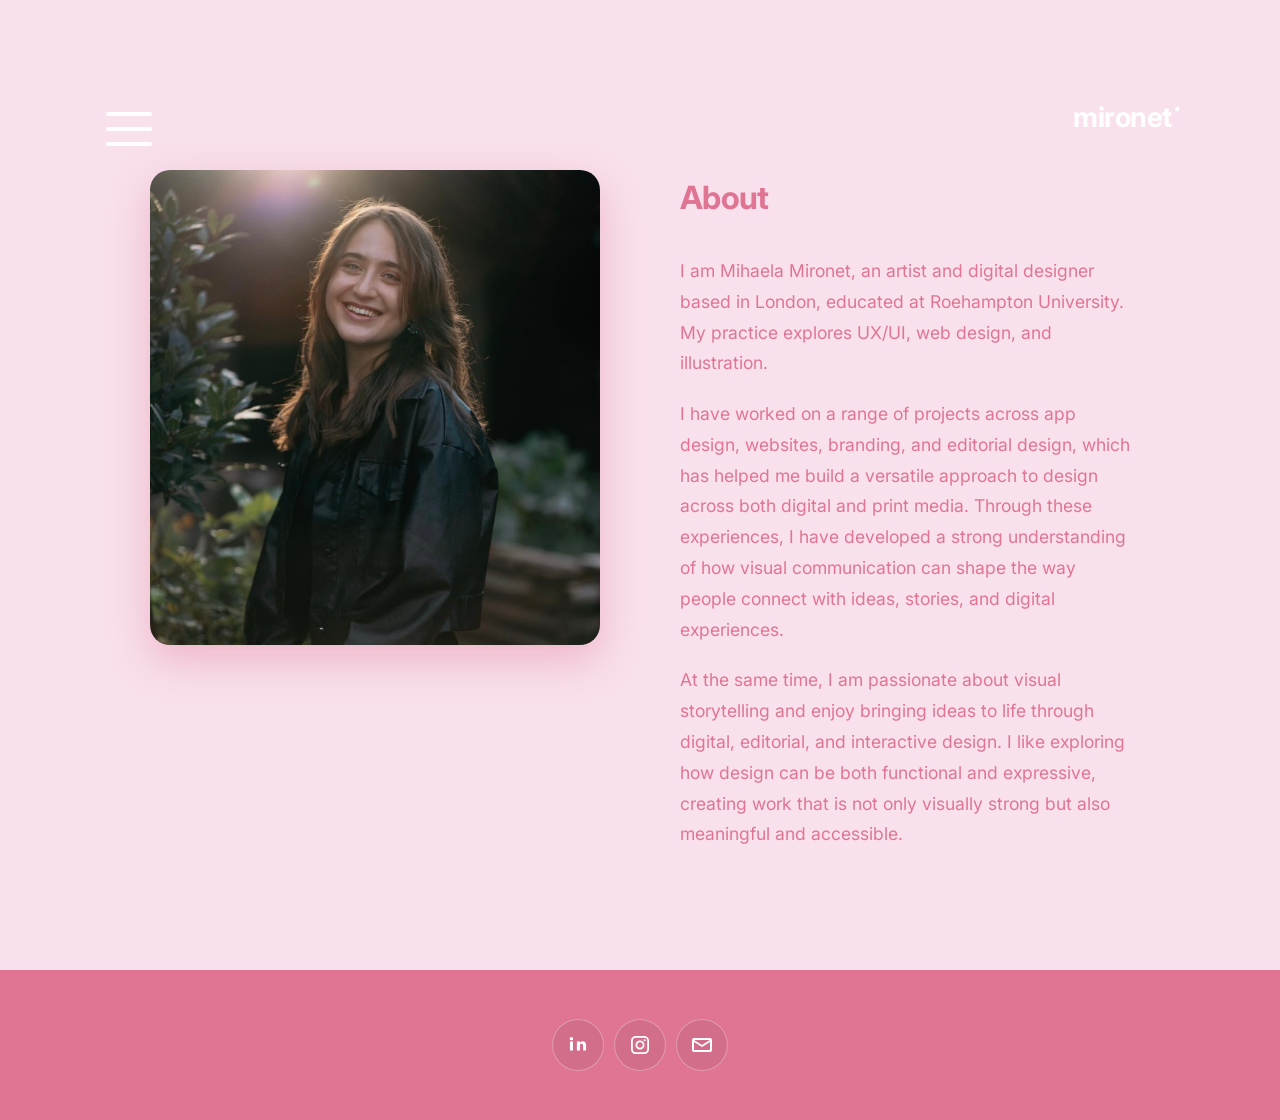
<file: about.html>
<!DOCTYPE html>
<html lang="en">
  <head>
    <meta charset="UTF-8" />
    <meta name="viewport" content="width=device-width, initial-scale=1.0, viewport-fit=cover" />
    <title>About Me | Mihaela Mironet</title>
    <meta name="description" content="Portfolio of Mihaela Mironet — graphic design, branding and visual storytelling." />
    <link rel="preconnect" href="https://fonts.googleapis.com" />
    <link rel="preconnect" href="https://fonts.gstatic.com" crossorigin />
    <link
      href="https://fonts.googleapis.com/css2?family=Inter:wght@300;400;500;600&display=swap"
      rel="stylesheet"
    />
    <link rel="stylesheet" href="styles.css" />
  </head>
  <body class="about-page">
    <button class="menu-toggle" id="menuToggle" aria-label="Toggle menu" aria-expanded="false">
      <span></span>
      <span></span>
      <span></span>
    </button>

    <a href="index.html" class="top-right-mironet">mironet<span class="dot">•</span></a>



    <div class="fullscreen-menu" id="fullscreenMenu" aria-hidden="true">
      <div class="menu-content">
        <a class="logo" href="index.html">MIHAELA MIRONET</a>
        <nav class="main-nav">
          <a class="nav-link" href="index.html">Home</a>
          <a class="nav-link" href="portfolio.html">My Work</a>
          <a class="nav-link" href="about.html">About Me</a>
          <a class="nav-link" href="contact.html">Contact</a>
        </nav>
        <div class="header-socials" id="headerSocials" aria-label="Social links"></div>
      </div>
    </div>

    <main class="page-main about-container">
      <div class="about-photo">
        <img src="Images/MePhoto.jpg" alt="Mihaela Mironet" />
      </div>
      <div class="about-text">
        <h1>About</h1>
        <p>I am Mihaela Mironet, an artist and digital designer based in London, educated at Roehampton University. My practice explores UX/UI, web design, and illustration.</p>
        <p>I have worked on a range of projects across app design, websites, branding, and editorial design, which has helped me build a versatile approach to design across both digital and print media. Through these experiences, I have developed a strong understanding of how visual communication can shape the way people connect with ideas, stories, and digital experiences.</p>
        <p>At the same time, I am passionate about visual storytelling and enjoy bringing ideas to life through digital, editorial, and interactive design. I like exploring how design can be both functional and expressive, creating work that is not only visually strong but also meaningful and accessible.</p>
      </div>
    </main>

    <footer class="site-footer">
      <div class="footer-socials" id="footerSocials" aria-label="Footer Social links"></div>
    </footer>

    <script src="script.js"></script>
  </body>
</html>
</file>
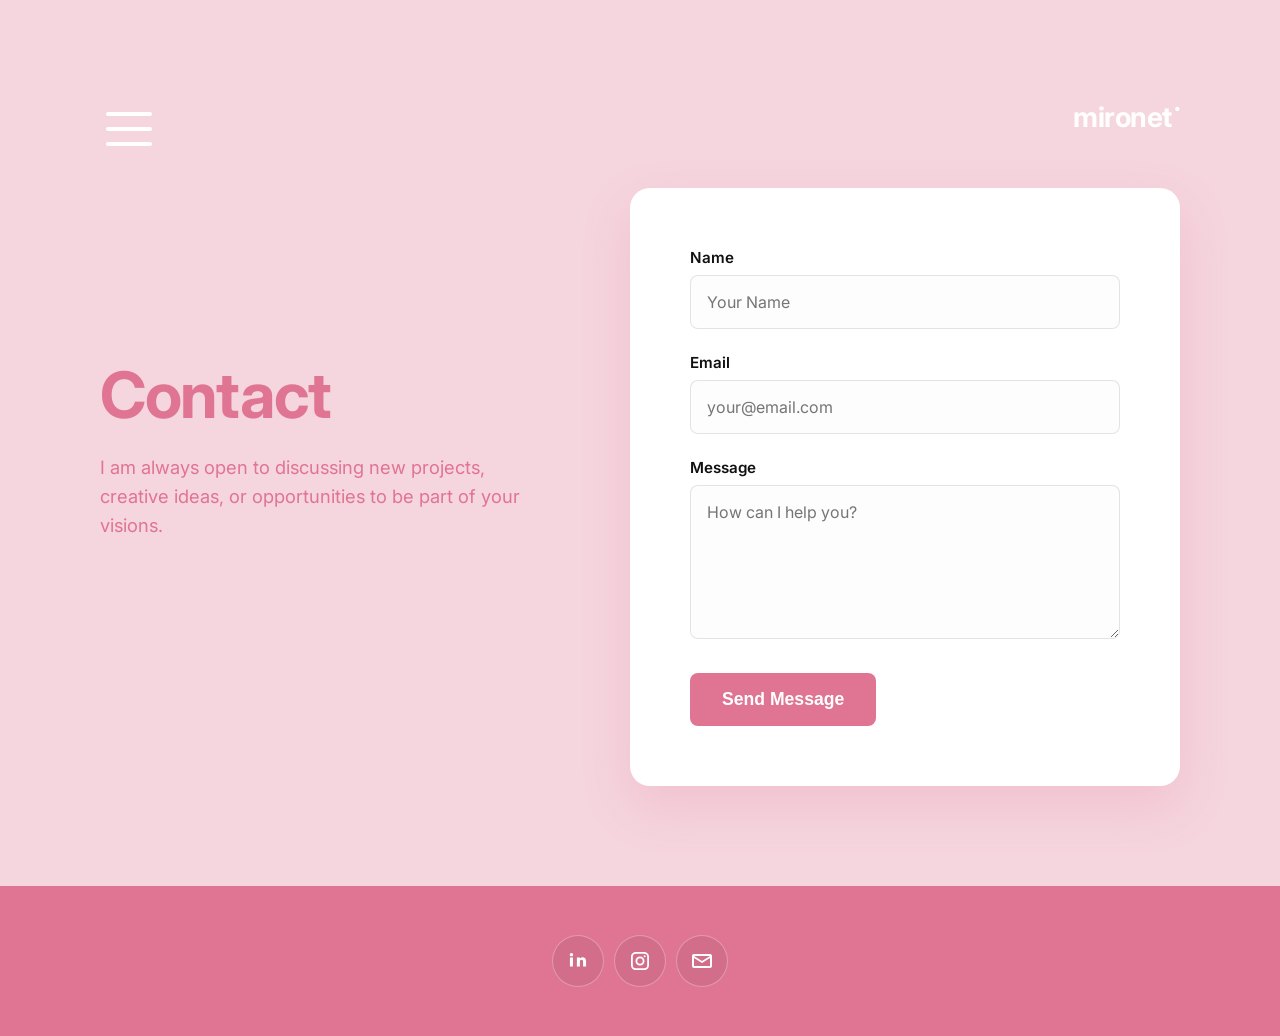
<file: contact.html>
<!DOCTYPE html>
<html lang="en">
  <head>
    <meta charset="UTF-8" />
    <meta name="viewport" content="width=device-width, initial-scale=1.0, viewport-fit=cover" />
    <title>Contact | Mihaela Mironet</title>
    <meta name="description" content="Portfolio of Mihaela Mironet — graphic design, branding and visual storytelling." />
    <link rel="preconnect" href="https://fonts.googleapis.com" />
    <link rel="preconnect" href="https://fonts.gstatic.com" crossorigin />
    <link
      href="https://fonts.googleapis.com/css2?family=Inter:wght@300;400;500;600&display=swap"
      rel="stylesheet"
    />
    <link rel="stylesheet" href="styles.css" />
  </head>
  <body class="contact-page">
    <button class="menu-toggle" id="menuToggle" aria-label="Toggle menu" aria-expanded="false">
      <span></span>
      <span></span>
      <span></span>
    </button>

    <a href="index.html" class="top-right-mironet">mironet<span class="dot">•</span></a>



    <div class="fullscreen-menu" id="fullscreenMenu" aria-hidden="true">
      <div class="menu-content">
        <a class="logo" href="index.html">MIHAELA MIRONET</a>
        <nav class="main-nav">
          <a class="nav-link" href="index.html">Home</a>
          <a class="nav-link" href="portfolio.html">My Work</a>
          <a class="nav-link" href="about.html">About Me</a>
          <a class="nav-link" href="contact.html">Contact</a>
        </nav>
        <div class="header-socials" id="headerSocials" aria-label="Social links"></div>
      </div>
    </div>

    <main class="page-main contact-container">
      <div class="contact-left">
        <h1>Contact</h1>
        <p>I am always open to discussing new projects, creative ideas, or opportunities to be part of your visions.</p>
      </div>
      <div class="contact-right">
        <form action="mailto:mironet2001@gmail.com" method="POST" enctype="text/plain" class="contact-form">
          <div class="form-group">
            <label for="name">Name</label>
            <input type="text" id="name" name="Name" placeholder="Your Name" required />
          </div>
          <div class="form-group">
            <label for="email">Email</label>
            <input type="email" id="email" name="Email" placeholder="your@email.com" required />
          </div>
          <div class="form-group">
            <label for="message">Message</label>
            <textarea id="message" name="Message" rows="6" placeholder="How can I help you?" required></textarea>
          </div>
          <button type="submit" class="submit-btn">Send Message</button>
        </form>
      </div>
    </main>

    <footer class="site-footer">
      <div class="footer-socials" id="footerSocials" aria-label="Footer Social links"></div>
    </footer>

    <script src="script.js"></script>
  </body>
</html>
</file>
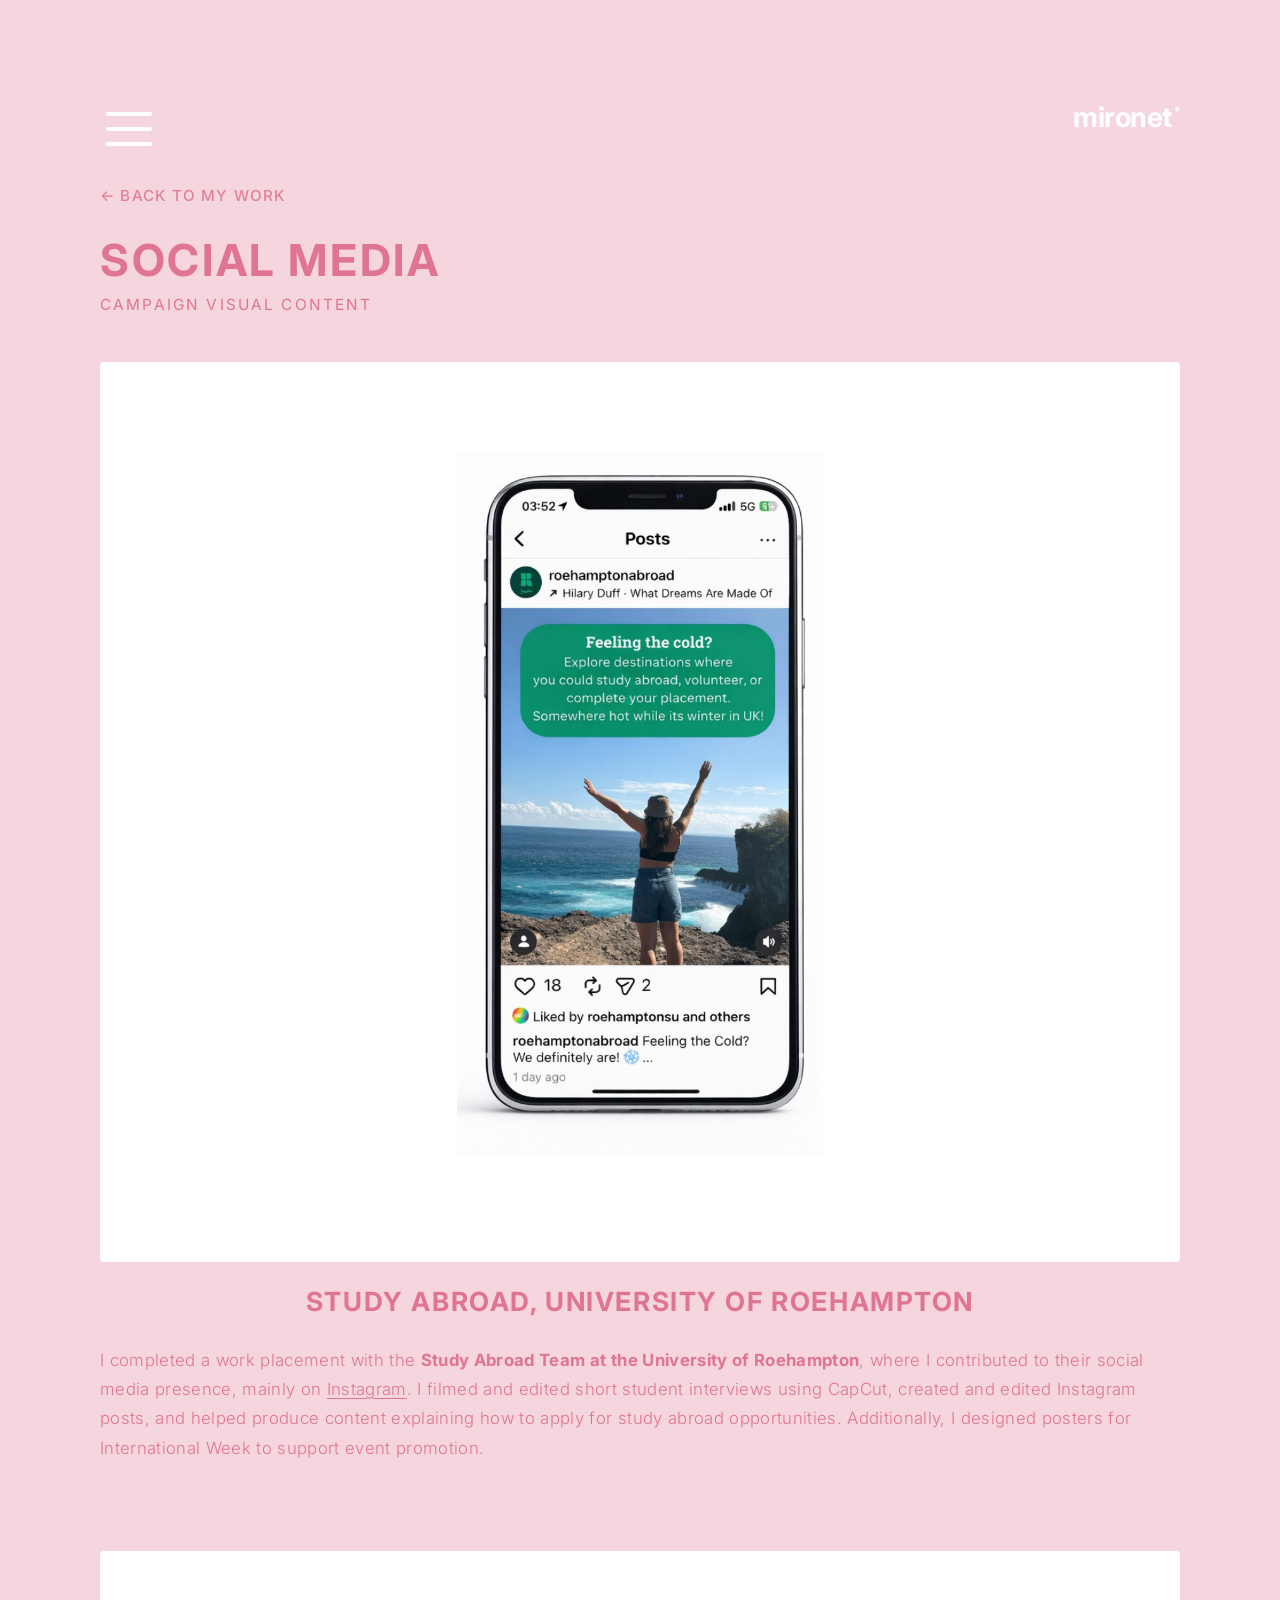
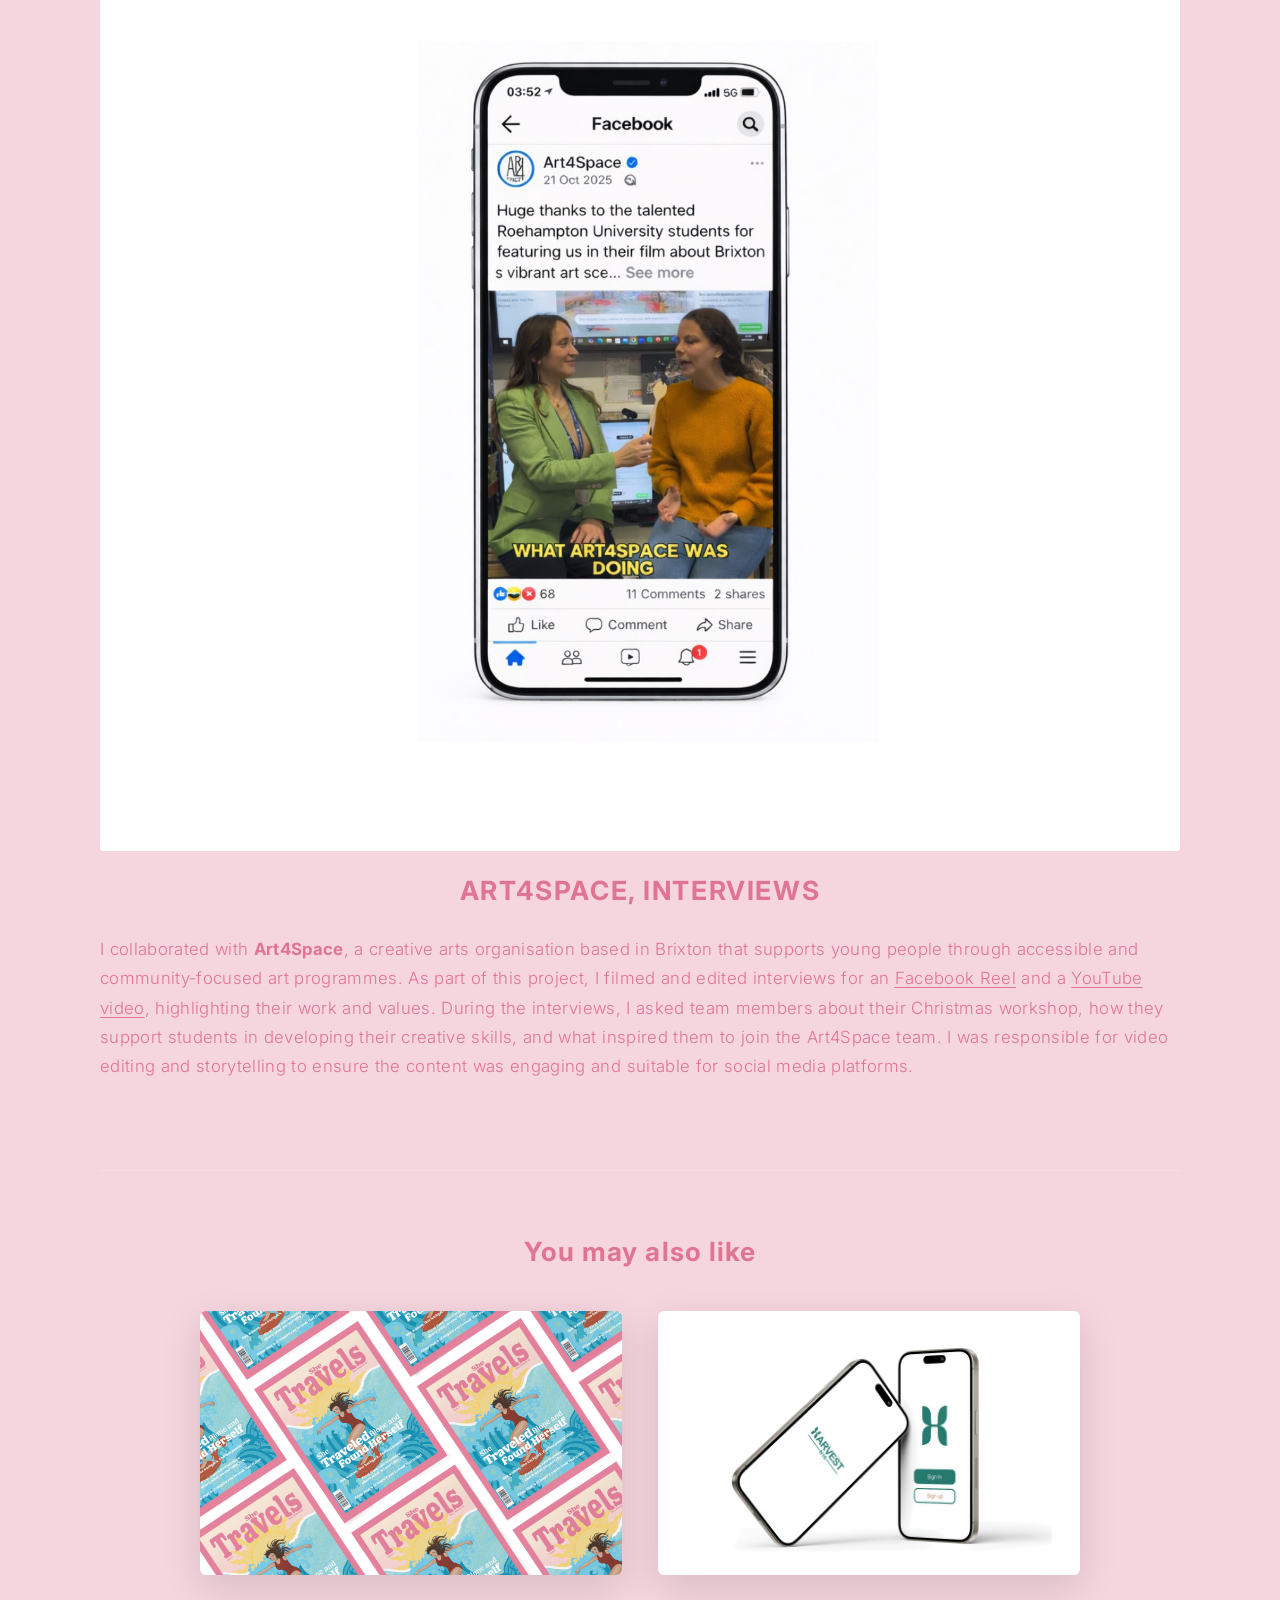
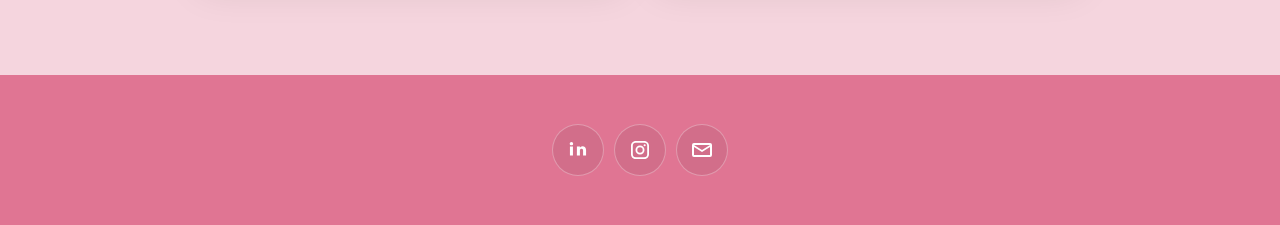
<file: project-social.html>
<!DOCTYPE html>
<html lang="en">
  <head>
    <meta charset="UTF-8" />
    <meta name="viewport" content="width=device-width, initial-scale=1.0, viewport-fit=cover" />
    <title>Social Media | Mihaela Mironet</title>
    <meta name="description" content="Social media and campaign visual content by Mihaela Mironet." />
    <link rel="preconnect" href="https://fonts.googleapis.com" />
    <link rel="preconnect" href="https://fonts.gstatic.com" crossorigin />
    <link
      href="https://fonts.googleapis.com/css2?family=Inter:wght@300;400;500;600;700&display=swap"
      rel="stylesheet"
    />
    <link rel="stylesheet" href="styles.css" />
  </head>
  <body class="portfolio-page project-detail-page project-detail-page--social">
    <button class="menu-toggle" id="menuToggle" aria-label="Toggle menu" aria-expanded="false">
      <span></span>
      <span></span>
      <span></span>
    </button>

    <a href="index.html" class="top-right-mironet">mironet<span class="dot">•</span></a>

    <div class="fullscreen-menu" id="fullscreenMenu" aria-hidden="true">
      <div class="menu-content">
        <a class="logo" href="index.html">MIHAELA MIRONET</a>
        <nav class="main-nav">
          <a class="nav-link" href="index.html">Home</a>
          <a class="nav-link" href="portfolio.html">My Work</a>
          <a class="nav-link" href="about.html">About Me</a>
          <a class="nav-link" href="contact.html">Contact</a>
        </nav>
        <div class="header-socials" id="headerSocials" aria-label="Social links"></div>
      </div>
    </div>

    <main class="page-main portfolio-main">
      <div class="project-detail-inner">
        <a href="portfolio.html" class="project-detail-back">← Back to My Work</a>
        <article>
          <header class="project-detail-text project-detail-text--social-head">
            <h1>Social Media</h1>
            <p class="project-category">Campaign Visual Content</p>
          </header>

          <section class="project-social-block" aria-labelledby="social-block-roehampton">
            <figure class="project-social-block-figure">
              <img
                src="PortfolioImages/SocialMediaMockup.png"
                alt="Study Abroad Team social media and International Week posters"
                loading="lazy"
              />
            </figure>
            <h2 id="social-block-roehampton" class="project-social-block-heading">
              STUDY ABROAD, UNIVERSITY OF ROEHAMPTON
            </h2>
            <div class="project-social-block-text">
              <p>
                I completed a work placement with the <strong>Study Abroad Team at the University of Roehampton</strong>,
                where I contributed to their social media presence, mainly on
                <a
                  class="project-social-link"
                  href="https://www.instagram.com/p/DRjrOvqkxsZ/"
                  target="_blank"
                  rel="noopener noreferrer"
                  >Instagram</a
                >. I filmed and edited short student interviews using CapCut, created and edited Instagram posts, and
                helped produce content explaining how to apply for study abroad opportunities. Additionally, I designed
                posters for International Week to support event promotion.
              </p>
            </div>
          </section>

          <section class="project-social-block" aria-labelledby="social-block-art4space">
            <figure class="project-social-block-figure">
              <img
                src="PortfolioImages/Art4SpaceMockup.png"
                alt="Art4Space Brixton interviews and social video work"
                loading="lazy"
              />
            </figure>
            <h2 id="social-block-art4space" class="project-social-block-heading">ART4SPACE, INTERVIEWS</h2>
            <div class="project-social-block-text">
              <p>
                I collaborated with <strong>Art4Space</strong>, a creative arts organisation based in Brixton that supports
                young people through accessible and community-focused art programmes. As part of this project, I filmed
                and edited interviews for an
                <a
                  class="project-social-link"
                  href="https://www.facebook.com/share/v/1HXo2GM8Vx/?mibextid=wwXIfr"
                  target="_blank"
                  rel="noopener noreferrer"
                  >Facebook Reel</a
                >
                and a
                <a
                  class="project-social-link"
                  href="https://www.youtube.com/watch?v=sCNJH_uvieI"
                  target="_blank"
                  rel="noopener noreferrer"
                  >YouTube video</a
                >, highlighting their work and values. During the interviews, I asked team members about their Christmas
                workshop, how they support students in developing their creative skills, and what inspired them to join
                the Art4Space team. I was responsible for video editing and storytelling to ensure the content was
                engaging and suitable for social media platforms.
              </p>
            </div>
          </section>
        </article>

        <section class="project-related" aria-labelledby="related-heading">
          <h2 id="related-heading" class="project-related-heading">You may also like</h2>
          <div class="project-related-grid">
            <a href="project-editorial.html" class="project-related-card">
              <span class="project-related-media">
                <img src="PortfolioImages/MagazineMOCKUP.png" alt="Editorial Work project" loading="lazy" />
                <span class="project-related-overlay">
                  <span class="project-related-overlay-title">Editorial Work</span>
                </span>
              </span>
            </a>
            <a href="project-ux.html" class="project-related-card">
              <span class="project-related-media">
                <img src="PortfolioImages/HarvestN16mockup.png" alt="UX and App Design project" loading="lazy" />
                <span class="project-related-overlay">
                  <span class="project-related-overlay-title">UX/UI &amp; App Design</span>
                </span>
              </span>
            </a>
          </div>
        </section>
      </div>
    </main>

    <footer class="site-footer">
      <div class="footer-socials" id="footerSocials" aria-label="Footer Social links"></div>
    </footer>

    <script src="script.js"></script>
  </body>
</html>
</file>
<file: styles.css>
:root {
  --bg: #ffffff;
  --logo: #9b6fd4;
  --muted: rgba(0, 0, 0, 0.4);
  --gap: 5px;
  --header-h: 68px;
  --card-radius: 4px;
  --icon-bg: rgba(0, 0, 0, 0.06);
}

* {
  box-sizing: border-box;
  margin: 0;
  padding: 0;
}

html,
body {
  min-height: 100%;
  overflow-x: hidden;
  overflow-y: auto;
}

body {
  font-family: "Inter", -apple-system, BlinkMacSystemFont, "Segoe UI", sans-serif;
  background: var(--bg);
  color: #111;
}

@keyframes home-fade-in {
  from {
    opacity: 0;
  }
  to {
    opacity: 1;
  }
}

@keyframes home-intro-char-rise {
  0% {
    opacity: 0;
    transform: translateY(34px);
  }
  70% {
    opacity: 1;
    transform: translateY(-7px);
  }
  100% {
    opacity: 1;
    transform: translateY(0);
  }
}

a {
  color: inherit;
  text-decoration: none;
}

/* ── Hamburger Toggle ── */
.menu-toggle {
  position: fixed;
  top: 100px;
  left: 100px;
  width: 58px;
  height: 58px;
  border: 0;
  background: transparent;
  border-radius: 50%;
  display: inline-flex;
  flex-direction: column;
  justify-content: center;
  gap: 11px;
  padding: 0 6px;
  cursor: pointer;
  z-index: 200;
  transition: transform 0.2s ease;
}

.menu-toggle:hover {
  transform: scale(1.05);
}

.menu-toggle span {
  width: 100%;
  height: 4px;
  border-radius: 3px;
  background: #fff;
  transition: transform 0.3s ease, opacity 0.3s ease, background 0.3s ease;
}

.menu-toggle[aria-expanded="true"] span {
  background: #111;
}

.menu-toggle[aria-expanded="true"] span:nth-child(1) {
  transform: translateY(14px) rotate(45deg);
}

.menu-toggle[aria-expanded="true"] span:nth-child(2) {
  opacity: 0;
}

.menu-toggle[aria-expanded="true"] span:nth-child(3) {
  transform: translateY(-14px) rotate(-45deg);
}

/* ── Fullscreen Menu ── */
.fullscreen-menu {
  position: fixed;
  inset: 0;
  background: rgba(255, 255, 255, 0.6);
  backdrop-filter: blur(12px);
  z-index: 150;
  display: flex;
  flex-direction: column;
  align-items: center;
  justify-content: center;
  opacity: 0;
  pointer-events: none;
  transition: opacity 0.4s ease;
}

.fullscreen-menu[aria-hidden="false"] {
  opacity: 1;
  pointer-events: auto;
}

.menu-content {
  text-align: center;
  display: flex;
  flex-direction: column;
  align-items: center;
  gap: 40px;
  transform: translateY(20px);
  transition: transform 0.4s cubic-bezier(0.16, 1, 0.3, 1);
}

.fullscreen-menu[aria-hidden="false"] .menu-content {
  transform: translateY(0);
}

.main-nav {
  display: flex;
  flex-direction: column;
  gap: 20px;
}

.nav-link {
  font-size: 2rem;
  font-weight: 500;
  letter-spacing: 0.05em;
  color: #e07593;
  transition: color 0.2s ease, transform 0.2s ease;
}

.nav-link:hover {
  color: #000;
  transform: translateX(5px);
}

.logo {
  font-size: 2.5rem;
  letter-spacing: 0.1em;
  font-weight: 700;
  text-transform: uppercase;
  color: #000;
  transition: color 0.3s ease;
}

.logo:hover {
  color: #e07593;
}

/* ── Middle Left Text ── */
.middle-left-text {
  position: fixed;
  top: 50%;
  left: 100px;
  transform: translateY(-50%);
  font-size: 100px;
  font-weight: 700;
  color: #fff;
  z-index: 100;
  pointer-events: none;
  display: flex;
  align-items: flex-start;
  letter-spacing: -0.02em;
}

.middle-left-text .dot {
  font-size: 40px;
  color: #fff;
  line-height: 0.6;
  margin-left: 2px;
  margin-top: 16px;
}

/* ── Top Right Text ── */
.top-right-text {
  position: fixed;
  top: 100px;
  right: 100px;
  text-align: right;
  z-index: 100;
  font-size: clamp(1.35rem, 2.3vw, 3rem);
  line-height: 1.32;
  letter-spacing: 0.05em;
  color: #fff;
}

.top-right-text div:first-child {
  margin-bottom: 4px;
}

.top-right-text a {
  pointer-events: auto;
}

.top-right-text strong {
  font-weight: 700;
  transition: color 0.3s ease;
}

.top-right-text strong:hover {
  color: #e07593;
}

/* ── Bottom Right Socials ── */
.bottom-right-socials {
  position: fixed;
  bottom: 100px;
  right: 100px;
  z-index: 100;
}

.bottom-right-socials .social-icon {
  color: #fff;
  border-color: rgba(255, 255, 255, 0.2);
}

/* Home intro splash screen */
.home-intro {
  position: fixed;
  inset: 0;
  background: #e07493;
  z-index: 1000;
  display: flex;
  align-items: center;
  justify-content: center;
  opacity: 1;
  transition: opacity 420ms ease;
}

.home-intro.is-exiting {
  opacity: 0;
  pointer-events: none;
}

.home-intro-logo {
  display: flex;
  align-items: flex-start;
  letter-spacing: -0.02em;
  font-size: 100px;
  font-weight: 700;
  color: #fff;
}

.home-intro-char {
  display: inline-block;
  opacity: 0;
  transform: translateY(34px);
  animation: home-intro-char-rise 720ms cubic-bezier(0.22, 1, 0.36, 1) forwards;
}

.home-intro-logo .home-intro-char:nth-child(1) { animation-delay: 120ms; }
.home-intro-logo .home-intro-char:nth-child(2) { animation-delay: 240ms; }
.home-intro-logo .home-intro-char:nth-child(3) { animation-delay: 360ms; }
.home-intro-logo .home-intro-char:nth-child(4) { animation-delay: 480ms; }
.home-intro-logo .home-intro-char:nth-child(5) { animation-delay: 600ms; }
.home-intro-logo .home-intro-char:nth-child(6) { animation-delay: 720ms; }
.home-intro-logo .home-intro-char:nth-child(7) { animation-delay: 840ms; }
.home-intro-logo .home-intro-char:nth-child(8) { animation-delay: 960ms; }

.home-intro-logo .home-intro-char.dot {
  font-size: 0.32em;
  color: #fff;
  line-height: 0;
  margin-left: 0.05em;
  margin-top: 0.34em;
}

/* Home page: reveal key elements one by one */
body.home-page .menu-toggle,
body.home-page .middle-left-text,
body.home-page .top-right-text,
body.home-page .bottom-right-socials,
body.home-page .gallery-main {
  opacity: 0;
  animation: home-fade-in 700ms ease forwards;
}

body.home-page.home-intro-active .menu-toggle,
body.home-page.home-intro-active .middle-left-text,
body.home-page.home-intro-active .top-right-text,
body.home-page.home-intro-active .bottom-right-socials,
body.home-page.home-intro-active .gallery-main {
  opacity: 0;
  animation: none;
}

body.home-page .menu-toggle {
  animation-delay: 90ms;
}

body.home-page .middle-left-text {
  animation-delay: 220ms;
}

body.home-page .top-right-text {
  animation-delay: 360ms;
}

body.home-page .bottom-right-socials {
  animation-delay: 500ms;
}

body.home-page .gallery-main {
  animation-delay: 650ms;
}

/* ── Top Right Mironet (Other Pages) ── */
.top-right-mironet {
  position: fixed;
  top: 100px;
  right: 100px;
  font-size: 28px;
  font-weight: 700;
  color: #fff;
  z-index: 100;
  display: flex;
  align-items: flex-start;
  letter-spacing: -0.02em;
  transition: color 0.3s ease;
  cursor: pointer;
}

.top-right-mironet:hover {
  color: #e07593;
}

.top-right-mironet .dot {
  font-size: 14px;
  color: #fff;
  line-height: 0.6;
  margin-left: 2px;
  margin-top: 4px;
  transition: color 0.3s ease;
}

.top-right-mironet:hover .dot {
  color: #e07593;
}

/* ── Footer Socials (Other Pages) ── */
.site-footer {
  height: 150px;
  background: #e07593;
  display: flex;
  align-items: center;
  justify-content: center;
  width: 100%;
  margin-top: auto;
}

.footer-socials {
  display: flex;
  gap: 15px;
}

.footer-socials .social-icon {
  color: #fff;
  border-color: rgba(255, 255, 255, 0.3);
}

/* ── Social icons ── */
.social-set {
  display: flex;
  gap: 10px;
}

.social-icon {
  width: 52px;
  height: 52px;
  border-radius: 999px;
  background: var(--icon-bg);
  border: 1px solid rgba(0, 0, 0, 0.08);
  display: inline-flex;
  align-items: center;
  justify-content: center;
  color: rgba(0, 0, 0, 0.5);
  transition: transform 0.22s ease, background 0.22s ease, color 0.22s ease;
}

.social-icon:hover {
  transform: translateY(-2px);
  background: rgba(224, 117, 147, 0.15);
  color: #e07593;
}

.social-icon svg {
  width: 24px;
  height: 24px;
}

/* ── Gallery ── */
.gallery-main {
  position: fixed;
  inset: 0;
  overflow: hidden;
}

.columns-gallery {
  display: grid;
  grid-template-columns: repeat(3, 1fr);
  gap: var(--gap);
  padding: 0;
  
  position: absolute;
  top: -30vh;
  left: -30vw;
  width: 160vw;
  height: 160vh;
  
  transform: rotate(15deg);
  transform-origin: center center;
}

/* ── Each column ── */
.scroll-column {
  overflow: hidden;
  height: 100%;
  position: relative;
}

/* Fade edges top & bottom */
.scroll-column::before,
.scroll-column::after {
  content: "";
  position: absolute;
  left: 0;
  right: 0;
  height: 80px;
  z-index: 2;
  pointer-events: none;
}

.scroll-column::before {
  top: 0;
  background: linear-gradient(to bottom, #ffffff 0%, transparent 100%);
}

.scroll-column::after {
  bottom: 0;
  background: linear-gradient(to top, #ffffff 0%, transparent 100%);
}

/* ── Scroll tracks ── */
.scroll-track {
  display: flex;
  flex-direction: column;
  gap: var(--gap);
  /* --speed set inline per column */
}

.scroll-track--down {
  animation: scroll-down var(--speed, 28s) linear infinite;
}

.scroll-track--up {
  animation: scroll-up var(--speed, 28s) linear infinite;
}

/* Column 1 & 3: top → bottom */
@keyframes scroll-down {
  from { transform: translateY(-50%); }
  to   { transform: translateY(0%);  }
}

/* Column 2: bottom → top */
@keyframes scroll-up {
  from { transform: translateY(0%);  }
  to   { transform: translateY(-50%); }
}

/* ── Cards ── */
.scroll-card {
  flex-shrink: 0;
  overflow: hidden;
  border-radius: var(--card-radius);
  position: relative;
  background: #1a1a1a;
}

.scroll-card img {
  width: 100%;
  height: auto;
  display: block;
}

.card-hover-text {
  position: absolute;
  bottom: 20px;
  left: 20px;
  font-size: 1.1rem;
  font-weight: 600;
  letter-spacing: 0.05em;
  color: #ffffff;
  background: transparent;
  opacity: 0;
  transition: opacity 0.3s ease;
  pointer-events: none;
  text-shadow: 0 2px 10px rgba(0, 0, 0, 0.4);
}

.scroll-card:hover .card-hover-text {
  opacity: 1;
}

/* ── Reduced motion ── */
@media (prefers-reduced-motion: reduce) {
  .scroll-track {
    animation: none;
  }

  .home-intro-char {
    animation: none;
    opacity: 1;
    transform: none;
  }

  body.home-page .menu-toggle,
  body.home-page .middle-left-text,
  body.home-page .top-right-text,
  body.home-page .bottom-right-socials,
  body.home-page .gallery-main {
    opacity: 1;
    animation: none;
  }
}

/* ── Responsive: single col on mobile ── */
@media (max-width: 480px) {
  .site-header {
    padding: 0 20px;
  }
}

/* ── About Page ── */
body.about-page {
  background: rgba(233, 153, 194, 0.3);
}

.about-container {
  display: flex;
  align-items: flex-start;
  justify-content: center;
  gap: 80px;
  max-width: 1600px;
  margin: 0 auto;
  min-height: calc(100vh - 150px);
  padding: 170px 150px 100px 150px;
}

.about-photo {
  flex: 1;
  max-width: 680px;
}

.about-photo img {
  width: 100%;
  border-radius: 20px;
  box-shadow: 0 15px 40px rgba(224, 117, 147, 0.4);
  display: block;
  margin-top: 0;
}

.about-text {
  flex: 1;
  max-width: 680px;
  color: #e07593;
  font-size: 1.1rem;
  line-height: 1.75;
}

.about-text h1 {
  font-size: 32px;
  margin-top: 0;
  margin-bottom: 30px;
  font-weight: 700;
  letter-spacing: -0.02em;
  color: #e07593;
}

.about-text p {
  margin-bottom: 20px;
}

@media (max-width: 1200px) {
  .about-container {
    padding: 120px 150px 100px 250px;
    gap: 50px;
  }
}

/* Phone / small tablet — About: image first, text below; compact header chrome */
@media (max-width: 768px) {
  .menu-toggle {
    top: max(clamp(28px, 7vw, 40px), calc(env(safe-area-inset-top, 0px) + 16px));
    left: clamp(12px, 3.5vw, 20px);
    width: 48px;
    height: 48px;
    gap: 9px;
    padding: 0 5px;
  }

  .menu-toggle span {
    height: 4px;
    border-radius: 3px;
  }

  .menu-toggle[aria-expanded="true"] span:nth-child(1) {
    transform: translateY(12px) rotate(45deg);
  }

  .menu-toggle[aria-expanded="true"] span:nth-child(3) {
    transform: translateY(-12px) rotate(-45deg);
  }

  .top-right-mironet {
    top: max(clamp(24px, 6vw, 34px), calc(env(safe-area-inset-top, 0px) + 12px));
    right: clamp(12px, 3.5vw, 20px);
    font-size: clamp(1.2rem, 5.2vw, 1.45rem);
  }

  /* Size • to match the tittle of “i” in “mironet” (scales with logo text) */
  .top-right-mironet .dot {
    font-size: 0.34em;
    line-height: 0;
    margin-top: 0.32em;
    margin-left: 0.05em;
  }

  /* Fullscreen menu — phone-sized nav + socials */
  .fullscreen-menu .menu-content {
    gap: clamp(20px, 5.5vw, 32px);
    padding: clamp(16px, 5vw, 28px) clamp(18px, 5vw, 28px) max(24px, env(safe-area-inset-bottom, 0px));
    width: 100%;
    max-width: min(420px, 100%);
    box-sizing: border-box;
  }

  .fullscreen-menu .logo {
    font-size: clamp(1.05rem, 4vw, 1.45rem);
    letter-spacing: 0.12em;
    line-height: 1.25;
    padding: 0 4px;
  }

  .fullscreen-menu .main-nav {
    gap: clamp(10px, 3vw, 16px);
  }

  .fullscreen-menu .nav-link {
    font-size: clamp(1.28rem, 4.8vw, 1.75rem);
    line-height: 1.2;
  }

  .fullscreen-menu .header-socials .social-set {
    gap: 10px;
  }

  .fullscreen-menu .header-socials .social-icon {
    width: 36px;
    height: 36px;
  }

  .fullscreen-menu .header-socials .social-icon svg {
    width: 17px;
    height: 17px;
  }

  /* Home (index): mironet• middle-left; intro copy top-right */
  .middle-left-text {
    top: 50%;
    left: max(clamp(16px, 5vw, 28px), env(safe-area-inset-left, 0px));
    right: auto;
    transform: translateY(-50%);
    font-size: clamp(2.35rem, 13vw, 4rem);
    font-weight: 700;
    align-items: flex-start;
    pointer-events: none;
    line-height: 1;
  }

  .middle-left-text .dot {
    font-size: 0.32em;
    line-height: 0;
    margin-top: 0.34em;
    margin-left: 0.05em;
  }

  .home-intro-logo {
    font-size: clamp(2.35rem, 13vw, 4rem);
    line-height: 1;
  }

  .home-intro-logo .dot {
    font-size: 0.32em;
    line-height: 0;
    margin-top: 0.34em;
    margin-left: 0.05em;
  }

  .top-right-text {
    top: max(clamp(28px, 7vw, 40px), calc(env(safe-area-inset-top, 0px) + 16px));
    right: max(clamp(14px, 4vw, 22px), env(safe-area-inset-right, 0px));
    left: auto;
    width: min(15.5em, 66vw);
    text-align: right;
    font-size: clamp(1.12rem, 4.9vw, 1.45rem);
    line-height: 1.35;
    letter-spacing: 0.05em;
    text-shadow: 0 1px 14px rgba(0, 0, 0, 0.2);
  }

  .top-right-text div:first-child {
    margin-bottom: 5px;
    font-weight: 500;
  }

  .bottom-right-socials {
    bottom: max(clamp(20px, 5vw, 36px), env(safe-area-inset-bottom, 0px));
    right: 50%;
    transform: translateX(50%);
  }

  .bottom-right-socials .social-icon {
    width: 36px;
    height: 36px;
  }

  .bottom-right-socials .social-icon svg {
    width: 17px;
    height: 17px;
  }

  body.about-page .about-container {
    flex-direction: column;
    align-items: stretch;
    padding: clamp(104px, 24vw, 136px) clamp(16px, 4vw, 24px) clamp(48px, 10vw, 72px);
    gap: clamp(20px, 5vw, 32px);
    min-height: auto;
  }

  body.about-page .about-photo {
    flex: none;
    order: 1;
    width: 100%;
    max-width: min(420px, 100%);
    margin-inline: auto;
  }

  body.about-page .about-photo img {
    margin-top: 0;
  }

  body.about-page .about-text {
    flex: none;
    order: 2;
    width: 100%;
  }

  body.about-page .about-text h1 {
    margin-top: 0;
    font-size: clamp(1.5rem, 5vw, 1.85rem);
  }

  body.about-page .about-text p {
    font-size: 1rem;
  }

  body.contact-page .contact-container {
    flex-direction: column;
    align-items: stretch;
    justify-content: flex-start;
    padding-top: max(clamp(88px, 22vw, 120px), env(safe-area-inset-top, 0px));
    padding-left: max(clamp(16px, 4vw, 24px), env(safe-area-inset-left, 0px));
    padding-right: max(clamp(16px, 4vw, 24px), env(safe-area-inset-right, 0px));
    padding-bottom: max(48px, env(safe-area-inset-bottom, 0px));
    gap: clamp(24px, 6vw, 36px);
    min-height: auto;
  }

  body.contact-page .contact-left,
  body.contact-page .contact-right {
    max-width: none;
    width: 100%;
  }

  body.contact-page .contact-left p {
    font-size: clamp(0.95rem, 3.4vw, 1.08rem);
    margin-bottom: clamp(20px, 5vw, 32px);
  }

  body.contact-page .contact-info p {
    font-size: clamp(0.92rem, 3.2vw, 1rem);
    word-break: break-word;
  }

  body.contact-page .contact-right {
    padding: clamp(22px, 5vw, 36px);
    border-radius: clamp(14px, 3vw, 20px);
  }

  body.contact-page .contact-form {
    gap: clamp(18px, 4vw, 24px);
  }

  body.contact-page .contact-left h1 {
    font-size: clamp(2rem, 8vw, 2.75rem);
    margin-bottom: 12px;
  }

  body.contact-page .form-group label {
    font-size: 0.9rem;
  }

  body.contact-page .form-group input,
  body.contact-page .form-group textarea {
    font-size: 16px;
    min-height: 48px;
    padding: 14px 14px;
  }

  body.contact-page .form-group textarea {
    min-height: 140px;
    resize: vertical;
  }

  body.contact-page .submit-btn {
    width: 100%;
    align-self: stretch;
    min-height: 48px;
    box-sizing: border-box;
  }

  .site-footer .footer-socials .social-icon {
    width: 36px;
    height: 36px;
  }

  .site-footer .footer-socials .social-icon svg {
    width: 17px;
    height: 17px;
  }
}

/* ── Contact Page ── */
body.contact-page {
  background: rgba(224, 117, 147, 0.3);
}

.contact-container {
  display: flex;
  justify-content: center;
  align-items: center;
  gap: 100px;
  max-width: 1400px;
  margin: 0 auto;
  min-height: calc(100vh - 150px);
  padding: 150px 100px 100px 100px;
}

.contact-left {
  flex: 1;
  max-width: 500px;
}

.contact-left h1 {
  font-size: 4rem;
  font-weight: 700;
  color: #e07493;
  margin-bottom: 20px;
  letter-spacing: -0.02em;
}

.contact-left p {
  font-size: 1.15rem;
  color: #e07493;
  line-height: 1.6;
  margin-bottom: 40px;
}

.contact-info p {
  font-size: 1.1rem;
  margin-bottom: 10px;
  color: #e07593;
}

.contact-info strong {
  color: #000;
}

.contact-right {
  flex: 1;
  max-width: 600px;
  margin-top: clamp(20px, 3vw, 42px);
  background: #fff;
  padding: 60px;
  border-radius: 20px;
  box-shadow: 0 20px 50px rgba(224, 117, 147, 0.2);
}

.contact-form {
  display: flex;
  flex-direction: column;
  gap: 24px;
}

.form-group {
  display: flex;
  flex-direction: column;
  gap: 8px;
}

.form-group label {
  font-size: 0.95rem;
  font-weight: 600;
  color: #111;
}

.form-group input,
.form-group textarea {
  width: 100%;
  padding: 16px;
  border: 1px solid rgba(0, 0, 0, 0.1);
  border-radius: 8px;
  font-family: inherit;
  font-size: 1rem;
  color: #111;
  background: #fdfdfd;
  transition: border-color 0.3s ease, box-shadow 0.3s ease;
}

.form-group input:focus,
.form-group textarea:focus {
  outline: none;
  border-color: #e07593;
  box-shadow: 0 0 0 4px rgba(224, 117, 147, 0.1);
}

.submit-btn {
  padding: 16px 32px;
  font-size: 1.1rem;
  font-weight: 600;
  color: #fff;
  background: #e07593;
  border: none;
  border-radius: 8px;
  cursor: pointer;
  transition: background 0.3s ease, transform 0.2s ease;
  align-self: flex-start;
  margin-top: 10px;
}

.submit-btn:hover {
  background: #d06280;
  transform: translateY(-2px);
}

/* ── Portfolio Page ── */
body.portfolio-page {
  background: rgba(224, 117, 147, 0.3);
  /* One value: main padding + logo `right` stay on the same vertical line (incl. dot) */
  --portfolio-page-edge: 100px;
}

body.portfolio-page :is(h1, h2, h3, h4, h5, h6, p, a, span, strong, em, li) {
  color: #e07593;
}

body.portfolio-page .top-right-mironet,
body.portfolio-page .top-right-mironet .dot {
  color: #fff;
}

body.portfolio-page .top-right-mironet:hover,
body.portfolio-page .top-right-mironet:hover .dot {
  color: #e07593;
}

/* Fullscreen menu (all pages): page links pink, black on hover; MIHAELA MIRONET black, pink on hover */
.fullscreen-menu .nav-link {
  color: #e07593;
  font-weight: 700;
}

.fullscreen-menu .nav-link:hover {
  color: #000;
}

.fullscreen-menu .logo {
  color: #000;
}

.fullscreen-menu .logo:hover {
  color: #e07593;
}

.portfolio-main {
  box-sizing: border-box;
  width: 100%;
  max-width: none;
  margin-inline: 0;
  padding: 200px var(--portfolio-page-edge) 100px;
  overflow-x: hidden;
}

.portfolio-editorial {
  max-width: 1760px;
  margin-inline: auto;
  width: 100%;
  box-sizing: border-box;
  display: flex;
  flex-direction: column;
  gap: clamp(130px, 14vw, 240px);
}

.portfolio-editorial > .project-row {
  box-sizing: border-box;
  width: 100%;
  max-width: 100%;
}

/* Desktop: explicit horizontal row — image + copy never stack until mobile breakpoint */
.project-row {
  display: flex;
  flex-direction: row;
  flex-wrap: nowrap;
  align-items: center;
  justify-content: flex-start;
  /* Reference: wide editorial gutter ≈ 10–15% of row width */
  gap: 11%;
  width: 100%;
}

.project-row.project-row--reverse {
  flex-direction: row-reverse;
}

/* Editorial stagger — padding only */
.portfolio-editorial > .project-row:nth-child(1) {
  padding-right: clamp(0px, 3vw, 56px);
}

.portfolio-editorial > .project-row:nth-child(2) {
  padding-left: clamp(0px, 5vw, 88px);
}

.portfolio-editorial > .project-row:nth-child(3) {
  padding-right: clamp(0px, 2.5vw, 44px);
}

.portfolio-editorial > .project-row:nth-child(4) {
  padding-left: clamp(0px, 4vw, 72px);
}

.portfolio-editorial > .project-row:nth-child(5) {
  padding-right: clamp(0px, 3.5vw, 52px);
}

.project-row > a.project-image-link {
  flex: 0 1 58%;
  min-width: 0;
  align-self: center;
  display: block;
  text-decoration: none;
  color: inherit;
  cursor: pointer;
}

.project-row > a.project-image-link:focus-visible {
  outline: 2px solid #fff;
  outline-offset: 4px;
  border-radius: 2px;
}

.project-row > a.project-image-link:hover .project-image {
  opacity: 0.94;
}

.project-image {
  width: 100%;
  max-width: min(900px, 100%);
  min-width: 0;
  aspect-ratio: 16 / 9;
  object-fit: cover;
  object-position: center;
  display: block;
  border: 0;
  transition: opacity 0.25s ease;
}

a.project-heading-link {
  text-decoration: none;
  color: inherit;
  cursor: pointer;
}

a.project-heading-link:focus-visible {
  outline: 2px solid #fff;
  outline-offset: 3px;
}

a.project-heading-link:hover {
  opacity: 0.92;
}

.project-copy {
  flex: 0 1 auto;
  width: min(22rem, 100%);
  max-width: 22rem;
  min-width: 0;
  display: flex;
  flex-direction: column;
  justify-content: center;
  gap: 0.65rem;
  color: #fff;
}

.project-row .project-copy {
  text-align: left;
}

.project-row.project-row--reverse .project-copy {
  text-align: right;
}

/* Portfolio scroll reveal: JS adds .is-revealed when row enters viewport */
body.portfolio-page .project-row:not(.is-revealed):not(.project-row--reverse) .project-image {
  opacity: 0;
  transform: translateX(clamp(-1.75rem, -6vw, -4rem));
}

body.portfolio-page .project-row:not(.is-revealed):not(.project-row--reverse) .project-copy {
  opacity: 0;
  transform: translateX(clamp(1.75rem, 6vw, 4rem));
}

body.portfolio-page .project-row--reverse:not(.is-revealed) .project-copy {
  opacity: 0;
  transform: translateX(clamp(-1.75rem, -6vw, -4rem));
}

body.portfolio-page .project-row--reverse:not(.is-revealed) .project-image {
  opacity: 0;
  transform: translateX(clamp(1.75rem, 6vw, 4rem));
}

body.portfolio-page .project-row.is-revealed .project-image,
body.portfolio-page .project-row.is-revealed .project-copy {
  opacity: 1;
  transform: translateX(0);
  transition:
    opacity 0.85s cubic-bezier(0.22, 1, 0.36, 1),
    transform 0.85s cubic-bezier(0.22, 1, 0.36, 1);
}

body.portfolio-page .project-row:not(.project-row--reverse).is-revealed .project-copy {
  transition-delay: 0.12s;
}

body.portfolio-page .project-row--reverse.is-revealed .project-image {
  transition-delay: 0.12s;
}

.project-copy h2 {
  font-size: clamp(2rem, 4.2vw, 3.75rem);
  font-weight: 700;
  line-height: 1.05;
  letter-spacing: 0.06em;
  text-transform: uppercase;
  color: #463f49;
}

.project-copy h2 + .project-category {
  margin-top: 0.35rem;
}

.project-category {
  font-size: clamp(0.9375rem, 1.2vw, 1.125rem);
  font-weight: 400;
  letter-spacing: 0.14em;
  text-transform: uppercase;
  color: #463f49;
  opacity: 1;
}

.project-subtitle {
  font-size: clamp(0.9375rem, 1.15vw, 1.125rem);
  font-weight: 300;
  line-height: 1.45;
  letter-spacing: 0.03em;
  color: #fff;
  opacity: 0.85;
}

.portfolio-arrow {
  display: flex;
  align-items: center;
  justify-content: flex-end;
  gap: 10px;
  width: fit-content;
  margin: clamp(48px, 8vw, 88px) 0 0 auto;
  padding-right: 0;
  color: rgba(255, 255, 255, 0.55);
  font-size: 1.1rem;
  font-weight: 300;
  letter-spacing: 0.12em;
  text-transform: uppercase;
}

body.portfolio-page .portfolio-arrow:not(.is-revealed) {
  opacity: 0;
  transform: translateX(14px);
}

body.portfolio-page .portfolio-arrow.is-revealed {
  opacity: 1;
  transform: translateX(0);
  transition:
    opacity 0.65s cubic-bezier(0.22, 1, 0.36, 1),
    transform 0.65s cubic-bezier(0.22, 1, 0.36, 1);
}

.portfolio-arrow::before {
  content: "";
  display: block;
  width: 48px;
  height: 1px;
  background: rgba(255, 255, 255, 0.35);
}

/* ── Portfolio project detail (single case study pages) ── */
body.project-detail-page .portfolio-main {
  padding-top: clamp(140px, 18vh, 200px);
}

.project-detail-inner {
  max-width: 920px;
  margin: 0 auto;
}

.project-detail-back {
  display: inline-flex;
  align-items: center;
  gap: 0.4em;
  margin-top: clamp(0.85rem, 2.4vw, 1.5rem);
  margin-bottom: 2rem;
  font-size: 0.95rem;
  font-weight: 500;
  letter-spacing: 0.08em;
  text-transform: uppercase;
  color: #fff;
  text-decoration: none;
  opacity: 0.88;
  transition: opacity 0.2s ease;
}

.project-detail-back:hover {
  opacity: 1;
}

.project-detail-hero {
  margin: 0 0 2.25rem;
}

.project-detail-hero img {
  width: 100%;
  max-height: min(72vh, 820px);
  object-fit: contain;
  display: block;
  border-radius: 2px;
}

.project-detail-text h1 {
  font-size: clamp(1.75rem, 4vw, 2.75rem);
  font-weight: 700;
  line-height: 1.08;
  letter-spacing: 0.06em;
  text-transform: uppercase;
  color: #fff;
  margin-bottom: 0.65rem;
}

.project-detail-text .project-category {
  margin-bottom: 1.5rem;
}

.project-detail-text .project-detail-body {
  font-size: 1.05rem;
  font-weight: 300;
  line-height: 1.7;
  letter-spacing: 0.02em;
  color: rgba(255, 255, 255, 0.92);
}

.project-detail-text .project-detail-body p + p {
  margin-top: 1rem;
}

/* Editorial — She Travels: image left, copy right */
body.project-detail-page--editorial .project-detail-inner {
  max-width: min(1200px, 100%);
  width: 100%;
}

body.project-detail-page--editorial .project-editorial-feature {
  margin: 0;
}

body.project-detail-page--editorial .project-editorial-split {
  display: grid;
  grid-template-columns: minmax(0, 1.05fr) minmax(0, 0.95fr);
  align-items: center;
  gap: clamp(1.5rem, 4vw, 3rem);
  width: 100%;
}

body.project-detail-page--editorial .project-editorial-figure {
  margin: 0;
  min-width: 0;
}

body.project-detail-page--editorial .project-editorial-figure img {
  display: block;
  width: 100%;
  height: auto;
  max-height: min(88vh, 920px);
  object-fit: contain;
  object-position: left center;
  border-radius: 2px;
}

body.project-detail-page--editorial .project-editorial-soon {
  margin-top: 1.5rem;
  padding-top: 1.25rem;
  border-top: 1px solid rgba(74, 38, 88, 0.25);
  max-width: 36em;
  font-size: 0.98rem;
  font-weight: 600;
  line-height: 1.55;
  letter-spacing: 0.03em;
  color: #3a1f47;
}

body.project-detail-page--editorial .project-editorial-copy {
  padding-bottom: 0.5rem;
}

@media (max-width: 900px) {
  body.project-detail-page--editorial .project-editorial-split {
    grid-template-columns: 1fr;
    align-items: start;
  }

  body.project-detail-page--editorial .project-editorial-figure img {
    max-height: none;
    object-position: center top;
  }
}

/* Social project page — stacked: heading, large image, description under image */
body.project-detail-page--social .project-detail-inner {
  max-width: 100%;
  width: 100%;
}

body.project-detail-page--social .project-detail-text--social-head {
  margin-bottom: clamp(2rem, 5vw, 3rem);
}

body.project-detail-page--social .project-detail-text--social-head .project-category {
  margin-bottom: 0;
}

body.project-detail-page--social .project-social-block {
  margin-bottom: clamp(3.25rem, 9vw, 5.5rem);
}

body.project-detail-page--social .project-social-block:last-of-type {
  margin-bottom: 0;
}

body.project-detail-page--social .project-social-block-heading {
  font-size: clamp(1.2rem, 2.6vw, 1.65rem);
  font-weight: 700;
  line-height: 1.2;
  letter-spacing: 0.06em;
  text-transform: uppercase;
  color: #e07593;
  text-align: center;
  margin: clamp(1rem, 2.8vw, 1.5rem) 0 1rem;
}

body.project-detail-page--social .project-social-block-text {
  font-size: 1.05rem;
  font-weight: 300;
  line-height: 1.75;
  letter-spacing: 0.02em;
  color: rgba(255, 255, 255, 0.94);
  margin: clamp(1.25rem, 3.5vw, 1.75rem) 0 0;
}

body.project-detail-page--social .project-social-block-text p {
  margin: 0;
}

body.project-detail-page--social .project-social-block-text .project-social-link {
  color: inherit;
  text-decoration: underline;
  text-underline-offset: 0.16em;
  transition: color 160ms ease;
}

body.project-detail-page--social .project-social-block-text .project-social-link:hover {
  color: #000;
}

body.project-detail-page--social .project-social-block-figure {
  margin: 0;
}

body.project-detail-page--social .project-social-block-figure img {
  width: 100%;
  max-width: none;
  height: 100vh;
  max-height: none;
  display: block;
  margin-inline: auto;
  border-radius: 4px;
  object-fit: cover;
  object-position: center;
}

/* Motion project page — two full-width project case studies */
body.project-detail-page--motion .project-detail-inner {
  max-width: min(1200px, 100%);
}

body.project-detail-page--motion .project-detail-text--motion-head {
  margin-bottom: clamp(2rem, 5vw, 3rem);
}

body.project-detail-page--motion .project-detail-text--motion-head .project-category {
  margin-bottom: 0;
}

body.project-detail-page--motion .project-motion-block {
  margin-bottom: clamp(3.25rem, 9vw, 5.5rem);
}

body.project-detail-page--motion .project-motion-block:last-of-type {
  margin-bottom: 0;
}

body.project-detail-page--motion .project-motion-block-heading {
  font-size: clamp(1.2rem, 2.6vw, 1.65rem);
  font-weight: 700;
  line-height: 1.2;
  letter-spacing: 0.06em;
  text-transform: uppercase;
  color: #e07593;
  text-align: center;
  margin: clamp(1rem, 2.8vw, 1.5rem) 0 1rem;
}

body.project-detail-page--motion .project-motion-block-figure {
  margin: 0;
}

body.project-detail-page--motion .project-motion-block-figure img,
body.project-detail-page--motion .project-motion-video {
  width: 100%;
  max-width: 100%;
  max-height: min(88vh, 980px);
  height: auto;
  display: block;
  margin-inline: auto;
  border-radius: 4px;
  object-fit: contain;
  object-position: center;
}

body.project-detail-page--motion .project-motion-video {
  background: #000;
}

body.project-detail-page--motion .project-motion-video-link {
  display: block;
  text-decoration: none;
}

body.project-detail-page--motion .project-motion-block-text {
  font-size: 1.05rem;
  font-weight: 300;
  line-height: 1.75;
  letter-spacing: 0.02em;
  color: rgba(255, 255, 255, 0.94);
  margin: clamp(1.25rem, 3.5vw, 1.75rem) 0 0;
}

body.project-detail-page--motion .project-motion-block-text p {
  margin: 0;
}

body.project-detail-page--motion .project-motion-block-text p + p {
  margin-top: 1rem;
}

body.project-detail-page--motion .project-motion-block-text .motion-subheading {
  display: inline-block;
  font-size: 1.18em;
  font-weight: 700;
  letter-spacing: 0.01em;
}

/* UX/UI page — Harvest N16 case study layout */
body.project-detail-page--ux .project-detail-inner {
  max-width: 100%;
  width: 100%;
}

body.project-detail-page--ux .project-detail-text--ux-head {
  margin-bottom: clamp(2rem, 5vw, 3rem);
}

body.project-detail-page--ux .project-detail-text--ux-head .project-category {
  margin-bottom: 0;
}

body.project-detail-page--ux .project-ux-block + .project-ux-block {
  margin-top: clamp(3rem, 8vw, 4.75rem);
}

body.project-detail-page--ux .project-ux-block-heading {
  text-align: center;
  font-size: clamp(1.2rem, 2.6vw, 1.65rem);
  font-weight: 700;
  line-height: 1.2;
  letter-spacing: 0.06em;
  text-transform: uppercase;
  color: #e07593;
  margin: 0 0 clamp(1rem, 2.8vw, 1.5rem);
}

body.project-detail-page--ux .project-ux-gallery-grid {
  --ux-grid-gap: clamp(0.8rem, 2.6vw, 1.3rem);
  --ux-grid-height: clamp(340px, 44vw, 510px);
  display: grid;
  grid-template-columns: minmax(0, 2fr) minmax(0, 1fr);
  gap: var(--ux-grid-gap);
  margin-bottom: clamp(1.5rem, 3.5vw, 2rem);
  width: 100%;
  max-width: none;
  margin-inline: auto;
}

body.project-detail-page--ux .project-ux-gallery-item {
  display: block;
  text-decoration: none;
  color: inherit;
  border-radius: 6px;
  overflow: hidden;
  background: transparent;
}

body.project-detail-page--ux .project-ux-gallery-stack {
  display: grid;
  grid-template-rows: 1fr 1fr;
  gap: var(--ux-grid-gap);
}

body.project-detail-page--ux .project-ux-gallery-item img {
  width: 100%;
  display: block;
  height: clamp(170px, 22vw, 250px);
  object-fit: cover;
  object-position: center;
  transition: transform 180ms ease;
}

body.project-detail-page--ux .project-ux-gallery-item--main img {
  height: var(--ux-grid-height);
}

body.project-detail-page--ux .project-ux-gallery-item--stack img {
  height: calc((var(--ux-grid-height) - var(--ux-grid-gap)) / 2);
}

body.project-detail-page--ux .project-ux-gallery-item:hover img {
  transform: scale(1.02);
}

body.project-detail-page--ux .project-ux-block-text {
  font-size: 1.05rem;
  font-weight: 300;
  line-height: 1.75;
  letter-spacing: 0.02em;
  color: rgba(255, 255, 255, 0.94);
  width: 100%;
  max-width: none;
  margin-inline: auto;
}

body.project-detail-page--ux .project-ux-block-text p {
  margin: 0;
}

body.project-detail-page--ux .project-ux-block-text p + p {
  margin-top: 1rem;
}

body.project-detail-page--ux .project-ux-block-text .ux-subheading {
  display: inline-block;
  font-size: 1.18em;
  font-weight: 700;
  letter-spacing: 0.01em;
}

body.project-detail-page--ux .project-ux-link {
  color: inherit;
  text-decoration: underline;
  text-underline-offset: 0.16em;
}

body.project-detail-page--ux .project-ux-link:hover {
  color: #000;
}

body.project-detail-page--ux .project-ux-featured-media {
  margin: 0 0 clamp(1.4rem, 3.4vw, 1.9rem);
  width: 100%;
  max-width: none;
  margin-inline: auto;
}

body.project-detail-page--ux .project-ux-featured-media .project-ux-gallery-item img {
  height: clamp(360px, 48vw, 760px);
  max-height: none;
  object-fit: cover;
}

body.project-detail-page--ux .project-ux-duo-grid {
  display: grid;
  grid-template-columns: repeat(2, minmax(0, 1fr));
  gap: clamp(0.8rem, 2.6vw, 1.3rem);
  margin-top: clamp(1.2rem, 3vw, 1.6rem);
  width: 100%;
  max-width: none;
  margin-inline: auto;
}

body.project-detail-page--ux .project-ux-duo-grid .project-ux-gallery-item img {
  height: clamp(360px, 48vw, 760px);
}

body.project-detail-page--ux .project-ux-duo-grid .project-ux-gallery-item img.project-ux-image--no-crop {
  object-fit: cover;
}

/* Brand Identity page — case study blocks */
body.project-detail-page--brand .project-detail-inner {
  max-width: 100%;
  width: 100%;
}

body.project-detail-page--brand .project-detail-text--brand-head {
  margin-bottom: clamp(2rem, 5vw, 3rem);
}

body.project-detail-page--brand .project-detail-text--brand-head .project-category {
  margin-bottom: 0;
}

body.project-detail-page--brand .project-brand-block + .project-brand-block {
  margin-top: clamp(3rem, 8vw, 4.75rem);
}

body.project-detail-page--brand .project-brand-block-heading {
  text-align: center;
  font-size: clamp(1.2rem, 2.6vw, 1.65rem);
  font-weight: 700;
  line-height: 1.2;
  letter-spacing: 0.06em;
  text-transform: uppercase;
  color: #e07593;
  margin: 0 0 clamp(1rem, 2.8vw, 1.5rem);
}

body.project-detail-page--brand .project-brand-featured-media {
  margin: 0 0 clamp(1.4rem, 3.4vw, 1.9rem);
  width: 100%;
  max-width: none;
}

body.project-detail-page--brand [aria-labelledby="brand-block-forty"] .project-brand-featured-media {
  margin-bottom: clamp(0.7rem, 2vw, 1rem);
}

body.project-detail-page--brand .project-brand-gallery-item {
  display: block;
  text-decoration: none;
  color: inherit;
  border-radius: 6px;
  overflow: hidden;
  background: transparent;
}

body.project-detail-page--brand .project-brand-featured-media .project-brand-gallery-item img {
  width: 100%;
  height: 100vh;
  max-height: none;
  object-fit: contain;
  display: block;
}

body.project-detail-page--brand .project-brand-block-text {
  font-size: 1.05rem;
  font-weight: 300;
  line-height: 1.75;
  letter-spacing: 0.02em;
  color: rgba(255, 255, 255, 0.94);
}

body.project-detail-page--brand .project-brand-block-text p {
  margin: 0;
}

body.project-detail-page--brand .project-brand-block-text p + p {
  margin-top: 1rem;
}

body.project-detail-page--brand .project-brand-block-text .brand-subheading {
  display: inline-block;
  font-size: 1.18em;
  font-weight: 700;
  letter-spacing: 0.01em;
}

body.project-detail-page--brand .project-brand-duo-row {
  display: grid;
  grid-template-columns: minmax(0, 1fr) minmax(0, 1fr);
  align-items: stretch;
  gap: clamp(0.8rem, 2.6vw, 1.3rem);
  width: 100%;
  max-width: none;
  margin-inline: auto;
  margin-top: clamp(1.2rem, 3vw, 1.6rem);
  box-sizing: border-box;
}

body.project-detail-page--brand .project-brand-duo-row .project-brand-gallery-item {
  display: flex;
  justify-content: center;
  align-items: center;
  flex: 0 1 auto;
  min-width: 0;
}

body.project-detail-page--brand .project-brand-duo-row .project-brand-gallery-item img {
  display: block;
  width: 100%;
  max-width: none;
  height: clamp(320px, 42vw, 620px);
  max-height: none;
  margin-inline: auto;
  object-fit: contain;
  object-position: center;
  transition: transform 180ms ease;
}

body.project-detail-page--brand .project-brand-duo-row .project-brand-gallery-item:hover img {
  transform: scale(1.02);
}

body.project-detail-page--brand .project-brand-split-grid {
  display: grid;
  grid-template-columns: repeat(2, minmax(0, 1fr));
  align-items: stretch;
  justify-content: stretch;
  gap: clamp(0.8rem, 2.6vw, 1.3rem);
  width: 100%;
  max-width: none;
  margin: clamp(1.2rem, 3vw, 1.6rem) auto clamp(1.4rem, 3.4vw, 1.9rem);
  box-sizing: border-box;
  transform: none;
}

body.project-detail-page--brand .project-brand-split-grid .project-brand-gallery-item {
  display: flex;
  justify-content: center;
  align-items: center;
  min-width: 0;
}

body.project-detail-page--brand .project-brand-split-grid .project-brand-gallery-item img {
  display: block;
  width: 100%;
  max-width: none;
  height: clamp(320px, 42vw, 620px);
  max-height: none;
  margin-inline: auto;
  object-fit: contain;
  object-position: center;
  transition: transform 180ms ease;
}

body.project-detail-page--brand .project-brand-split-grid .project-brand-gallery-item img.project-brand-image--no-crop {
  object-fit: contain;
  object-position: center;
}

body.project-detail-page--brand .project-brand-split-grid .project-brand-gallery-item:hover img {
  transform: scale(1.02);
}

@media (max-width: 840px) {
  body.project-detail-page--brand .project-brand-duo-row {
    flex-direction: column;
    width: 100%;
    max-width: min(520px, 100%);
  }

  body.project-detail-page--brand .project-brand-duo-row .project-brand-gallery-item img {
    max-width: 100%;
  }

  body.project-detail-page--brand .project-brand-split-grid {
    grid-template-columns: 1fr;
    width: 100%;
    max-width: min(520px, 100%);
    transform: none;
  }
}

.site-lightbox {
  position: fixed;
  inset: 0;
  z-index: 9999;
  display: none;
  place-items: center;
  background: rgba(0, 0, 0, 0.88);
  padding: clamp(1rem, 4vw, 2rem);
}

.site-lightbox.is-open {
  display: grid;
}

.site-lightbox-media {
  max-width: min(1200px, 92vw);
  max-height: 86vh;
  width: auto;
  height: auto;
  border-radius: 6px;
  box-shadow: 0 18px 60px rgba(0, 0, 0, 0.5);
}

.site-lightbox-close {
  position: absolute;
  top: 1rem;
  right: 1rem;
  width: 40px;
  height: 40px;
  border: 0;
  border-radius: 999px;
  background: rgba(255, 255, 255, 0.14);
  color: #fff;
  font-size: 1.6rem;
  line-height: 1;
  cursor: pointer;
}

.site-lightbox-close:hover {
  background: rgba(255, 255, 255, 0.24);
}

.site-lightbox-nav {
  position: absolute;
  top: 50%;
  transform: translateY(-50%);
  width: 44px;
  height: 44px;
  border: 0;
  border-radius: 999px;
  background: rgba(255, 255, 255, 0.14);
  color: #fff;
  font-size: 1.8rem;
  line-height: 1;
  cursor: pointer;
}

.site-lightbox-nav:hover {
  background: rgba(255, 255, 255, 0.24);
}

.site-lightbox-nav--prev {
  left: 1rem;
}

.site-lightbox-nav--next {
  right: 1rem;
}

@media (max-width: 840px) {
  body.project-detail-page--ux .project-ux-gallery-grid {
    grid-template-columns: 1fr;
  }

  body.project-detail-page--ux .project-ux-duo-grid {
    grid-template-columns: 1fr;
  }

  body.project-detail-page--ux .project-ux-gallery-item--main img {
    height: clamp(280px, 58vw, 420px);
  }
}

/* "You may also like" — two related projects with hover overlay */
.project-related {
  margin-top: clamp(3.5rem, 9vw, 5.5rem);
  padding-top: clamp(2.5rem, 6vw, 4rem);
  border-top: 1px solid rgba(255, 255, 255, 0.22);
}

.project-related-heading {
  text-align: center;
  font-size: clamp(1.2rem, 2.4vw, 1.65rem);
  font-weight: 700;
  letter-spacing: 0.04em;
  color: #e07593;
  margin-bottom: clamp(1.75rem, 4vw, 2.75rem);
}

.project-related-grid {
  display: grid;
  grid-template-columns: repeat(2, minmax(0, 1fr));
  gap: clamp(1rem, 3.5vw, 2.25rem);
  max-width: 880px;
  margin: 0 auto;
}

.project-related-card {
  display: block;
  text-decoration: none;
  color: inherit;
  border-radius: 6px;
  overflow: hidden;
  position: relative;
  box-shadow: 0 12px 40px rgba(0, 0, 0, 0.12);
}

.project-related-card:focus-visible {
  outline: 2px solid #fff;
  outline-offset: 4px;
}

.project-related-media {
  position: relative;
  display: block;
  aspect-ratio: 16 / 10;
  overflow: hidden;
  background: rgba(0, 0, 0, 0.08);
}

.project-related-media img {
  width: 100%;
  height: 100%;
  object-fit: cover;
  display: block;
  transition: transform 0.4s cubic-bezier(0.22, 1, 0.36, 1);
}

.project-related-card:hover .project-related-media img,
.project-related-card:focus-visible .project-related-media img {
  transform: scale(1.04);
}

.project-related-overlay {
  position: absolute;
  inset: 0;
  display: flex;
  align-items: center;
  justify-content: center;
  padding: 1.25rem;
  background: rgba(255, 255, 255, 0.92);
  opacity: 0;
  transition: opacity 0.32s ease;
  pointer-events: none;
}

.project-related-card:hover .project-related-overlay,
.project-related-card:focus-visible .project-related-overlay {
  opacity: 1;
}

.project-related-overlay-title {
  font-size: clamp(0.85rem, 1.9vw, 1.05rem);
  font-weight: 700;
  letter-spacing: 0.1em;
  text-transform: uppercase;
  color: #e07593;
  text-align: center;
  line-height: 1.35;
  max-width: 95%;
}

@media (max-width: 640px) {
  .project-related-grid {
    grid-template-columns: 1fr;
    max-width: 420px;
  }
}

@media (max-width: 900px) {
  body.project-detail-page .portfolio-main {
    padding-top: 120px;
  }
}

@media (prefers-reduced-motion: reduce) {
  body.portfolio-page .project-row .project-image,
  body.portfolio-page .project-row .project-copy,
  body.portfolio-page .portfolio-arrow {
    opacity: 1 !important;
    transform: none !important;
    transition: none !important;
  }
}

@media (max-width: 900px) {
  .portfolio-main {
    padding: 140px 6vw 100px;
  }

  .portfolio-editorial > .project-row:nth-child(n) {
    padding-left: 0;
    padding-right: 0;
  }

  .project-row,
  .project-row.project-row--reverse {
    flex-direction: column;
    align-items: stretch;
    gap: clamp(22px, 4vw, 36px);
  }

  .project-row > a.project-image-link {
    flex: 0 0 auto;
    width: 100%;
    max-width: none;
  }

  .project-image {
    width: 100%;
    max-width: none;
  }

  .project-copy {
    flex: 0 1 auto;
    max-width: none;
    text-align: left;
  }

  .project-row.project-row--reverse .project-copy {
    text-align: left;
  }

  .portfolio-arrow {
    margin-top: 40px;
  }
}
</file>
